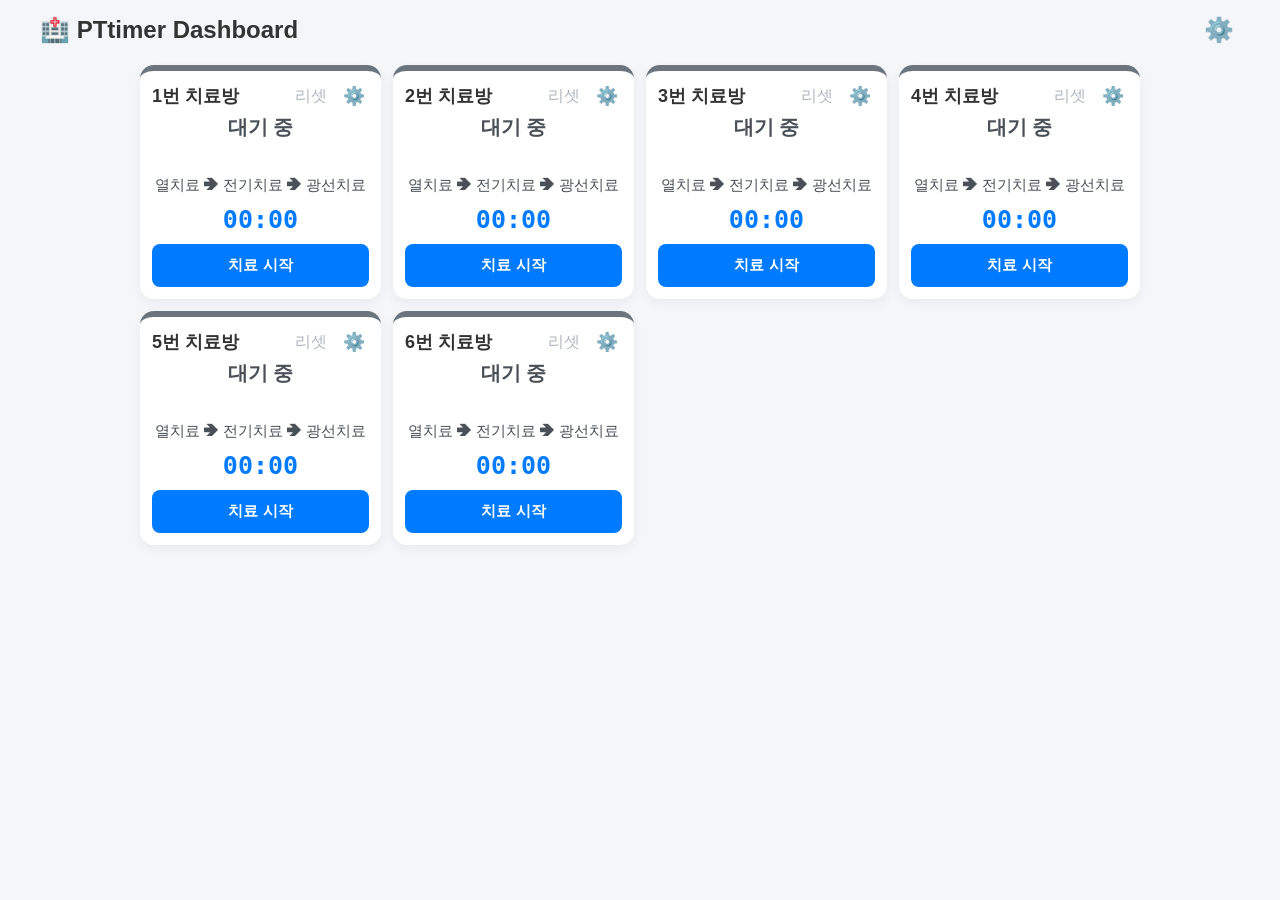
<file: www/pt-timer.html>
<!DOCTYPE html>
<html lang="ko">
<head>
    <meta charset="UTF-8">
    <meta name="viewport" content="width=device-width, initial-scale=1.0">
    <title>PTtimer - Ultimate Clinical Edition</title>
    <style>
        :root {
            --primary-color: #007bff;
            --success-color: #28a745;
            --danger-color: #dc3545;
            --warning-color: #ffc107;
            --bg-color: #f4f6f9;
        }

        body { font-family: 'Malgun Gothic', sans-serif; background-color: var(--bg-color); margin: 0; padding: 15px; color: #333; }
        
        .header { display: flex; justify-content: space-between; align-items: center; max-width: 1200px; margin: 0 auto 20px auto; }
        .header h1 { margin: 0; font-size: 24px; }
        .gear-btn { font-size: 24px; cursor: pointer; background: none; border: none; }

        .grid-container { 
            display: grid; 
            grid-template-columns: repeat(auto-fill, minmax(200px, 1fr)); 
            gap: 12px; 
            max-width: 1000px; 
            margin: 0 auto; 
        }
        
        .room-card { 
            background: white; 
            border-radius: 14px; 
            padding: 12px; 
            box-shadow: 0 4px 12px rgba(0,0,0,0.05); 
            border-top: 6px solid #6c757d; 
            display: flex; 
            flex-direction: column; 
            justify-content: space-between; 
            min-height: 200px; 
            transition: all 0.3s; 
            box-sizing: border-box;
        }
        
        .room-card.completed { 
            border-top-color: var(--danger-color); 
            animation: intenseBlink 0.6s infinite alternate; 
            border-width: 6px;
        }
        
        .card-header { display: flex; justify-content: space-between; align-items: center; margin-bottom: 5px; }
        .room-title { font-size: 18px; font-weight: bold; }
        
        .header-btn-group { display: flex; gap: 8px; align-items: center; }
        .room-gear { font-size: 18px; cursor: pointer; background: none; border: none; color: #6c757d; padding: 2px 4px; }
        .room-reset-btn { font-size: 16px; cursor: pointer; background: none; border: none; color: #adb5bd; transition: color 0.2s; padding: 2px 4px; }
        .room-reset-btn:hover { color: var(--danger-color); }
        
        .next-info { display: none; font-size: 18px; color: #333; background: #ffebeb; padding: 6px 10px; border-radius: 6px; margin-bottom: 10px; font-weight: bold; border: 1px dashed var(--danger-color); }
        .next-info span { color: var(--danger-color); }

        /* 설정 창 내부 아코디언 스타일 */
        .edit-form { display: none; background: #f8f9fa; padding: 10px; border-radius: 8px; margin-bottom: 10px; flex-direction: column; gap: 6px; border: 1px solid #e9ecef; }
        
        .accordion-item {
            border-bottom: 1px solid #e9ecef;
            padding-bottom: 6px;
            margin-bottom: 4px;
        }
        .accordion-item:last-child { border-bottom: none; margin-bottom: 0; padding-bottom: 0; }
        
        .accordion-item summary {
            font-size: 12px;
            font-weight: bold;
            color: #495057;
            cursor: pointer;
            padding: 4px 0;
            outline: none;
            user-select: none;
        }
        
        .accordion-content {
            padding: 6px 4px 2px 4px;
        }

        .macro-btn-container { display: flex; gap: 5px; flex-wrap: wrap; margin-top: 3px; }
        
        .builder-btn { background: #fff; border: 1px solid #6c757d; color: #333; padding: 6px 10px; border-radius: 6px; cursor: pointer; font-size: 12px; font-weight: bold; }
        .builder-btn.selected { background: var(--primary-color); color: white; border-color: var(--primary-color); }
        
        .macro-btn { background: #fff; border: 1px solid #ccc; padding: 6px 10px; border-radius: 6px; cursor: pointer; font-size: 12px; font-weight: bold; transition: all 0.2s; }
        .macro-btn:hover { background: #e2e6ea; }
        .macro-btn.active { background: var(--danger-color); color: white; border-color: var(--danger-color); }

        .plus-btn { background: #fff; border: 1px solid #fd7e14; color: #fd7e14; padding: 6px 14px; border-radius: 6px; cursor: pointer; font-size: 12px; font-weight: bold; transition: all 0.2s; }
        .plus-btn:hover { background: #fff5eb; }
        
        .action-sub-btn { background: #6c757d; color: white; border: none; padding: 5px 10px; border-radius: 4px; font-size: 11px; font-weight: bold; cursor: pointer; }
        .action-sub-btn.apply { background: var(--success-color); }

        .status-text { font-size: 20px; text-align: center; font-weight: bold; height: 60px; margin-bottom: 2px; color: #495057; }
        
        .routine-flow-info { font-size: 15px; text-align: center; color: #868e96; margin-bottom: 10px; min-height: 18px; font-weight: 500; }
        .flow-done { color: #adb5bd; text-decoration: line-through; }
        .flow-curr { color: var(--primary-color); font-weight: bold; }
        .flow-next { color: #495057; }

        .timer-display { font-size: 25px; font-weight: bold; color: var(--primary-color); text-align: center; margin-bottom: 10px; font-family: monospace; }
        .action-btn { background-color: var(--primary-color); color: white; border: none; padding: 12px; font-size: 15px; border-radius: 8px; cursor: pointer; font-weight: bold; width: 100%; transition: background-color 0.2s; }
        .action-btn.running-state { background-color: #6c757d; }

        /* 모달 팝업 */
        .modal { display: none; position: fixed; top: 0; left: 0; width: 100%; height: 100%; background: rgba(0,0,0,0.5); justify-content: center; align-items: center; z-index: 1000; }
        .modal-content { background: white; padding: 20px; border-radius: 16px; width: 90%; max-width: 450px; max-height: 85vh; overflow-y: auto; box-shadow: 0 10px 25px rgba(0,0,0,0.1); position: relative; }
        .close-modal { position: absolute; top: 10px; right: 15px; font-size: 24px; cursor: pointer; border: none; background: none; }
        .setting-row { margin-bottom: 15px; }
        .setting-row label { display: block; font-weight: bold; margin-bottom: 5px; font-size: 14px; }
        .setting-row input { width: 100%; padding: 8px; box-sizing: border-box; border: 1px solid #ccc; border-radius: 6px; }
        
        .routine-list-container { display: flex; flex-direction: column; gap: 8px; margin-bottom: 10px; }
        .routine-row { display: flex; gap: 8px; align-items: center; }
        .routine-row input[type="text"] { flex: 2; padding: 8px; border: 1px solid #ccc; border-radius: 6px; }
        .routine-row input[type="number"] { flex: 1; padding: 8px; border: 1px solid #ccc; border-radius: 6px; }
        .del-btn { background: none; border: none; color: var(--danger-color); font-size: 18px; cursor: pointer; padding: 0 5px; }
        
        .add-routine-btn { background: #6c757d; color: white; border: none; padding: 8px; border-radius: 6px; width: 100%; margin-bottom: 15px; cursor: pointer; font-weight: bold; }
        .save-all-btn { width: 100%; background: var(--success-color); color: white; border: none; padding: 12px; border-radius: 8px; font-size: 16px; font-weight: bold; cursor: pointer; }

        @keyframes intenseBlink { 
            0% { background-color: #fff0f0; box-shadow: 0 4px 12px rgba(220,53,69,0.2); } 
            100% { background-color: #ffe3e3; box-shadow: 0 4px 25px rgba(220,53,69,0.7); } 
        }
    </style>
</head>
<body>

    <div class="header">
        <h1>🏥 PTtimer Dashboard</h1>
        <button class="gear-btn" onclick="toggleModal(true)">⚙️</button>
    </div>

    <div class="grid-container" id="gridContainer"></div>

    <div class="modal" id="globalModal">
        <div class="modal-content">
            <button class="close-modal" onclick="toggleModal(false)">×</button>
            <h3 style="margin-top: 0; color: var(--primary-color);">⚙️ 전체 시스템 설정(설정 변경 시 진행 중이던 치료 기록이 날아갑니다. 환자 없을 때 변경하세요!!)</h3>
            
            <div class="setting-row">
                <label>총 치료방 개수</label>
                <input type="number" id="totalRoomsInput" value="6" min="1">
            </div>

            <div class="setting-row">
                <label>치료 루틴 설정 (분 단위)</label>
                <div class="routine-list-container" id="modalRoutineList"></div>
                <button class="add-routine-btn" onclick="addRoutineRowField()">+ 치료 추가</button>
            </div>

            <button class="save-all-btn" onclick="saveGlobalSettings()">설정 저장 및 적용</button>
        </div>
    </div>

    <script>
        let config = {
            totalRooms: 6,
            routine: [
                { name: "열치료", time: 20 },
                { name: "전기치료", time: 15 },
                { name: "광선치료", time: 5 }
            ]
        };

        let roomStates = {};

        const audioCtx = new (window.AudioContext || window.webkitAudioContext)();
        function playBeep() {
            const osc = audioCtx.createOscillator();
            osc.connect(audioCtx.destination);
            osc.start();
            osc.stop(audioCtx.currentTime + 0.3);
        }

        function toggleModal(show) {
            document.getElementById('globalModal').style.display = show ? 'flex' : 'none';
            if(show) renderModalRoutineList();
        }

        function renderModalRoutineList() {
            const container = document.getElementById('modalRoutineList');
            container.innerHTML = '';
            config.routine.forEach((item, index) => {
                const row = document.createElement('div');
                row.className = 'routine-row';
                row.innerHTML = `
                    <span>${index + 1}단계</span>
                    <input type="text" class="m-step-name" value="${item.name}" placeholder="치료명">
                    <input type="number" class="m-step-time" value="${item.time}" placeholder="분">
                    <button class="del-btn" onclick="this.parentElement.remove()">×</button>
                `;
                container.appendChild(row);
            });
        }

        function addRoutineRowField() {
            const container = document.getElementById('modalRoutineList');
            const index = container.children.length;
            const row = document.createElement('div');
            row.className = 'routine-row';
            row.innerHTML = `
                <span>${index + 1}단계</span>
                <input type="text" class="m-step-name" placeholder="치료명">
                <input type="number" class="m-step-time" placeholder="분">
                <button class="del-btn" onclick="this.parentElement.remove()">×</button>
            `;
            container.appendChild(row);
        }

        function saveGlobalSettings() {
            config.totalRooms = parseInt(document.getElementById('totalRoomsInput').value) || 6;
            const rows = document.querySelectorAll('#modalRoutineList .routine-row');
            let newRoutine = [];
            rows.forEach(row => {
                const name = row.querySelector('.m-step-name').value.trim();
                const time = parseInt(row.querySelector('.m-step-time').value) || 0;
                if(name) newRoutine.push({ name, time });
            });
            config.routine = newRoutine;
            
            for(let i = 1; i <= config.totalRooms; i++) {
                if(roomStates[i]) {
                    clearInterval(roomStates[i].intervalId);
                    roomStates[i].intervalId = null;
                    roomStates[i].localRoutine = JSON.parse(JSON.stringify(config.routine));
                    roomStates[i].builderQueue = [];
                }
            }
            
            toggleModal(false);
            initDashboard();
        }

        function toggleRoomEdit(roomNum) {
            const form = document.getElementById(`editForm-${roomNum}`);
            form.style.display = (window.getComputedStyle(form).display === 'none') ? 'flex' : 'none';
        }

        function toggleNextSchedule(roomNum, type) {
            let state = roomStates[roomNum];
            let index = state.schedules.indexOf(type);
            let btn = document.getElementById(`macro-${roomNum}-${type}`);

            if (index > -1) {
                state.schedules.splice(index, 1);
                btn.classList.remove('active');
            } else {
                state.schedules.push(type);
                btn.classList.add('active');
            }

            const infoDiv = document.getElementById(`nextInfo-${roomNum}`);
            const txtSpan = document.getElementById(`nextTxt-${roomNum}`);

            if (state.schedules.length === 0) {
                txtSpan.innerText = "";
                infoDiv.style.display = "none";
            } else {
                txtSpan.innerText = state.schedules.join(", ");
                infoDiv.style.display = "block";
            }

            const form = document.getElementById(`editForm-${roomNum}`);
            form.style.display = "none";
        }

        function clickBuilderItem(roomNum, originalIndex) {
            let state = roomStates[roomNum];
            let queueIndex = state.builderQueue.indexOf(originalIndex);
            let btn = document.getElementById(`build-btn-${roomNum}-${originalIndex}`);

            if (queueIndex > -1) {
                state.builderQueue.splice(queueIndex, 1);
                btn.classList.remove('selected');
                btn.innerText = btn.getAttribute('data-name');
            } else {
                state.builderQueue.push(originalIndex);
                btn.classList.add('selected');
            }
            
            state.builderQueue.forEach((origIdx, qIdx) => {
                let targetBtn = document.getElementById(`build-btn-${roomNum}-${origIdx}`);
                if(targetBtn) {
                    targetBtn.innerText = `${qIdx + 1}. ${targetBtn.getAttribute('data-name')}`;
                }
            });
        }

        function applyCustomRoutine(roomNum) {
            let state = roomStates[roomNum];
            if (state.builderQueue.length === 0) {
                alert("최소 한 개 이상의 치료를 선택한 뒤 적용해주세요!");
                return;
            }

            let newCustomList = [];
            state.builderQueue.forEach(origIdx => {
                newCustomList.push(JSON.parse(JSON.stringify(config.routine[origIdx])));
            });

            state.localRoutine = newCustomList;
            state.currentStep = 0; 

            updateFlowText(roomNum);
            
            const form = document.getElementById(`editForm-${roomNum}`);
            form.style.display = "none";
        }

        function resetBuilder(roomNum) {
            let state = roomStates[roomNum];
            state.builderQueue = [];
            state.localRoutine = JSON.parse(JSON.stringify(config.routine));
            initDashboard();
        }

        function forceResetRoom(roomNum) {
            if (!confirm(`${roomNum}번 치료방을 강제로 종료하고 초기화하시겠습니까?`)) {
                return;
            }
            
            let state = roomStates[roomNum];
            if (state.intervalId) {
                clearInterval(state.intervalId);
            }
            
            state.currentStep = 0;
            state.timeLeft = 0;
            state.intervalId = null;
            state.schedules = [];
            state.builderQueue = [];
            state.localRoutine = JSON.parse(JSON.stringify(config.routine));

            initDashboard();
        }

        /* [수정 핵심 부분]: 시간 추가 버튼 클릭 시 자동으로 설정창 닫히는 로직 추가 */
        function addMoreMinutes(roomNum, minutes) {
            let state = roomStates[roomNum];
            let card = document.getElementById(`roomCard-${roomNum}`);
            let statusTxt = document.getElementById(`status-${roomNum}`);
            let timerTxt = document.getElementById(`timer-${roomNum}`);
            
            let addedSeconds = minutes * 60;

            if (state.intervalId !== null) {
                state.timeLeft += addedSeconds;
            } else {
                let currentRoutine = state.localRoutine[state.currentStep] || config.routine[0];
                state.timeLeft = addedSeconds;
                statusTxt.innerText = currentRoutine.name + " 중";
                card.classList.remove('completed');
                card.classList.add('running');
                
                resumeTimerLoop(roomNum);
                
                // 대기 중일 때 시간을 추가한 경우에도 설정창을 닫아줍니다.
                const form = document.getElementById(`editForm-${roomNum}`);
                form.style.display = "none";
                return;
            }

            let min = String(Math.floor(state.timeLeft / 60)).padStart(2, '0');
            let sec = String(state.timeLeft % 60).padStart(2, '0');
            timerTxt.innerText = `${min}:${sec}`;
            updateFlowText(roomNum);

            // 타이머 진행 중에 시간을 추가한 뒤 설정창(아코디언)을 자동으로 닫아줍니다.
            const form = document.getElementById(`editForm-${roomNum}`);
            form.style.display = "none";
        }

        function resumeTimerLoop(roomNum) {
            let state = roomStates[roomNum];
            let card = document.getElementById(`roomCard-${roomNum}`);
            let statusTxt = document.getElementById(`status-${roomNum}`);
            let timerTxt = document.getElementById(`timer-${roomNum}`);
            let btn = document.getElementById(`btn-${roomNum}`);

            btn.innerText = "치료 건너뛰기";
            btn.classList.add('running-state');

            clearInterval(state.intervalId);
            state.intervalId = setInterval(() => {
                state.timeLeft--;
                
                if (state.timeLeft <= 0) {
                    state.timeLeft = 0;
                    clearInterval(state.intervalId);
                    playBeep();
                    
                    card.classList.remove('running');
                    card.classList.add('completed');
                    statusTxt.innerText = `${state.localRoutine[state.currentStep]?.name || '치료'} 완료!`;
                    btn.classList.remove('running-state');

                    if (state.currentStep === state.localRoutine.length - 1) {
                        btn.innerText = "치료 끝 (리셋)";
                        btn.style.backgroundColor = "var(--danger-color)"; 
                    } else {
                        btn.innerText = "다음 단계 진행";
                        btn.style.backgroundColor = "var(--success-color)"; 
                    }
                    updateFlowText(roomNum);
                }

                let min = String(Math.floor(state.timeLeft / 60)).padStart(2, '0');
                let sec = String(state.timeLeft % 60).padStart(2, '0');
                timerTxt.innerText = `${min}:${sec}`;
            }, 1000);
        }

        function updateFlowText(roomNum) {
            let state = roomStates[roomNum];
            let flowDiv = document.getElementById(`flow-${roomNum}`);
            if(!flowDiv) return;

            let list = state.localRoutine;
            if(!list || list.length === 0) {
                flowDiv.innerHTML = "";
                return;
            }

            if(state.intervalId === null && !document.getElementById(`roomCard-${roomNum}`).classList.contains('completed')) {
                let text = list.map(item => item.name).join(" ➔ ");
                flowDiv.innerHTML = `<span class="flow-next">${text}</span>`;
                return;
            }

            let htmlParts = [];
            list.forEach((item, index) => {
                if(index < state.currentStep) {
                    htmlParts.push(`<span class="flow-done">${item.name}</span>`);
                } else if(index === state.currentStep) {
                    htmlParts.push(`<span class="flow-curr">${item.name}중</span>`);
                } else {
                    htmlParts.push(`<span class="flow-next">[${item.name}]</span>`);
                }
            });
            flowDiv.innerHTML = htmlParts.join(" ➔ ");
        }

        function updateRoomName(roomNum) {
            const nameVal = document.getElementById(`inputName-${roomNum}`).value;
            document.getElementById(`title-${roomNum}`).innerText = nameVal || `${roomNum}번 치료방`;
        }

        function initDashboard() {
            const container = document.getElementById('gridContainer');
            container.innerHTML = '';
            
            for (let i = 1; i <= config.totalRooms; i++) {
                if (!roomStates[i]) {
                    roomStates[i] = { 
                        currentStep: 0, 
                        timeLeft: 0, 
                        intervalId: null, 
                        schedules: [],
                        builderQueue: [], 
                        localRoutine: JSON.parse(JSON.stringify(config.routine))
                    };
                }

                let builderButtonsHtml = "";
                config.routine.forEach((item, origIdx) => {
                    builderButtonsHtml += `<button class="builder-btn" id="build-btn-${i}-${origIdx}" data-name="${item.name}" onclick="clickBuilderItem(${i}, ${origIdx})">${item.name}</button> `;
                });

                const card = document.createElement('div');
                card.className = 'room-card';
                card.id = `roomCard-${i}`;
                card.innerHTML = `
                    <div>
                        <div class="card-header">
                            <div class="room-title" id="title-${i}">${i}번 치료방</div>
                            <div class="header-btn-group">
                                <button class="room-reset-btn" title="리셋버튼" onclick="forceResetRoom(${i})">리셋</button>
                                <button class="room-gear" onclick="toggleRoomEdit(${i})">⚙️</button>
                            </div>
                        </div>
                        
                        <div class="next-info" id="nextInfo-${i}"><span id="nextTxt-${i}"></span></div>
                        
                        <div class="edit-form" id="editForm-${i}">
                            <input type="text" style="margin-bottom:6px;" id="inputName-${i}" value="${i}번 치료방" placeholder="방 이름/환자명" oninput="updateRoomName(${i})">
                            
                            <details class="accordion-item">
                                <summary>1. 치료 순서 변경</summary>
                                <div class="accordion-content">
                                    <div class="macro-btn-container">${builderButtonsHtml}</div>
                                    <div style="margin-top: 5px; display: flex; gap: 5px; justify-content: flex-end;">
                                        <button class="action-sub-btn" onclick="resetBuilder(${i})">전체 취소</button>
                                        <button class="action-sub-btn apply" onclick="applyCustomRoutine(${i})">순서 적용</button>
                                    </div>
                                </div>
                            </details>

                            <details class="accordion-item">
                                <summary>2. 다음 일정 배정</summary>
                                <div class="accordion-content">
                                    <div class="macro-btn-container">
                                        <button class="macro-btn" id="macro-${i}-도수치료" onclick="toggleNextSchedule(${i}, '도수치료')">도수</button>
                                        <button class="macro-btn" id="macro-${i}-체외충격파" onclick="toggleNextSchedule(${i}, '체외충격파')">충격파</button>
                                        <button class="macro-btn" id="macro-${i}-수납/원무" onclick="toggleNextSchedule(${i}, '수납/원무')">수납/원무</button>
                                    </div>
                                </div>
                            </details>

                            <details class="accordion-item">
                                <summary>3. 현재 치료 시간 연장</summary>
                                <div class="accordion-content">
                                    <div class="macro-btn-container">
                                        <button class="plus-btn" onclick="addMoreMinutes(${i}, 1)">+ 1분</button>
                                        <button class="plus-btn" onclick="addMoreMinutes(${i}, 5)">+ 5분</button>
                                        <button class="plus-btn" onclick="addMoreMinutes(${i}, 10)">+ 10분</button>
                                    </div>
                                </div>
                            </details>
                        </div>
                    </div>
                    <div>
                        <div class="status-text" id="status-${i}">대기 중</div>
                        <div class="routine-flow-info" id="flow-${i}"></div>
                        <div class="timer-display" id="timer-${i}">00:00</div>
                        <button class="action-btn" id="btn-${i}" onclick="startRoutine(${i})">치료 시작</button>
                    </div>
                `;
                container.appendChild(card);
                
                if (roomStates[i].schedules.length > 0) {
                    document.getElementById(`nextTxt-${i}`).innerText = roomStates[i].schedules.join(", ");
                    document.getElementById(`nextInfo-${i}`).style.display = "block";
                    roomStates[i].schedules.forEach(type => {
                        const btn = document.getElementById(`macro-${i}-${type}`);
                        if(btn) btn.classList.add('active');
                    });
                }
                updateFlowText(i);
            }
        }

        function startRoutine(roomNum) {
            let state = roomStates[roomNum];
            let card = document.getElementById(`roomCard-${roomNum}`);
            let statusTxt = document.getElementById(`status-${roomNum}`);
            let timerTxt = document.getElementById(`timer-${roomNum}`);
            let btn = document.getElementById(`btn-${roomNum}`);

            if (btn.innerText === "치료 끝 (리셋)") {
                state.currentStep = 0;
                state.schedules = []; 
                state.intervalId = null;
                state.builderQueue = []; 
                state.localRoutine = JSON.parse(JSON.stringify(config.routine)); 

                card.classList.remove('running', 'completed');
                statusTxt.innerText = "대기 중";
                timerTxt.innerText = "00:00";
                btn.innerText = "치료 시작";
                btn.style.backgroundColor = "";
                btn.classList.remove('running-state');
                initDashboard(); 
                return;
            }

            if (card.classList.contains('running')) {
                clearInterval(state.intervalId);
                state.timeLeft = 0;
                card.classList.remove('running');
                card.classList.add('completed');
                
                statusTxt.innerText = `${state.localRoutine[state.currentStep]?.name || '치료'} 완료!`;
                btn.classList.remove('running-state');

                if (state.currentStep === state.localRoutine.length - 1) {
                    btn.innerText = "치료 끝 (리셋)";
                    btn.style.backgroundColor = "var(--danger-color)"; 
                } else {
                    btn.innerText = "다음 단계 진행";
                    btn.style.backgroundColor = "var(--success-color)"; 
                }
                updateFlowText(roomNum);
                return;
            }

            if (card.classList.contains('completed')) {
                card.classList.remove('completed');
                state.currentStep++;
            }

            let currentRoutine = state.localRoutine[state.currentStep];
            state.timeLeft = currentRoutine.time * 60;
            
            card.classList.add('running');
            statusTxt.innerText = currentRoutine.name + " 중";
            
            btn.innerText = "치료 건너뛰기";
            btn.classList.add('running-state');
            updateFlowText(roomNum);

            clearInterval(state.intervalId);
            state.intervalId = setInterval(() => {
                state.timeLeft--;
                
                if (state.timeLeft <= 0) {
                    state.timeLeft = 0;
                    clearInterval(state.intervalId);
                    playBeep();
                    
                    card.classList.remove('running');
                    card.classList.add('completed');
                    statusTxt.innerText = `${currentRoutine.name} 완료!`;
                    btn.classList.remove('running-state');

                    if (state.currentStep === state.localRoutine.length - 1) {
                        btn.innerText = "치료 끝 (리셋)";
                        btn.style.backgroundColor = "var(--danger-color)"; 
                    } else {
                        btn.innerText = "다음 단계 진행";
                        btn.style.backgroundColor = "var(--success-color)"; 
                    }
                    updateFlowText(roomNum);
                }

                let min = String(Math.floor(state.timeLeft / 60)).padStart(2, '0');
                let sec = String(state.timeLeft % 60).padStart(2, '0');
                timerTxt.innerText = `${min}:${sec}`;

            }, 1000);
        }

        initDashboard();
    </script>
</body>
</html>
</file>
